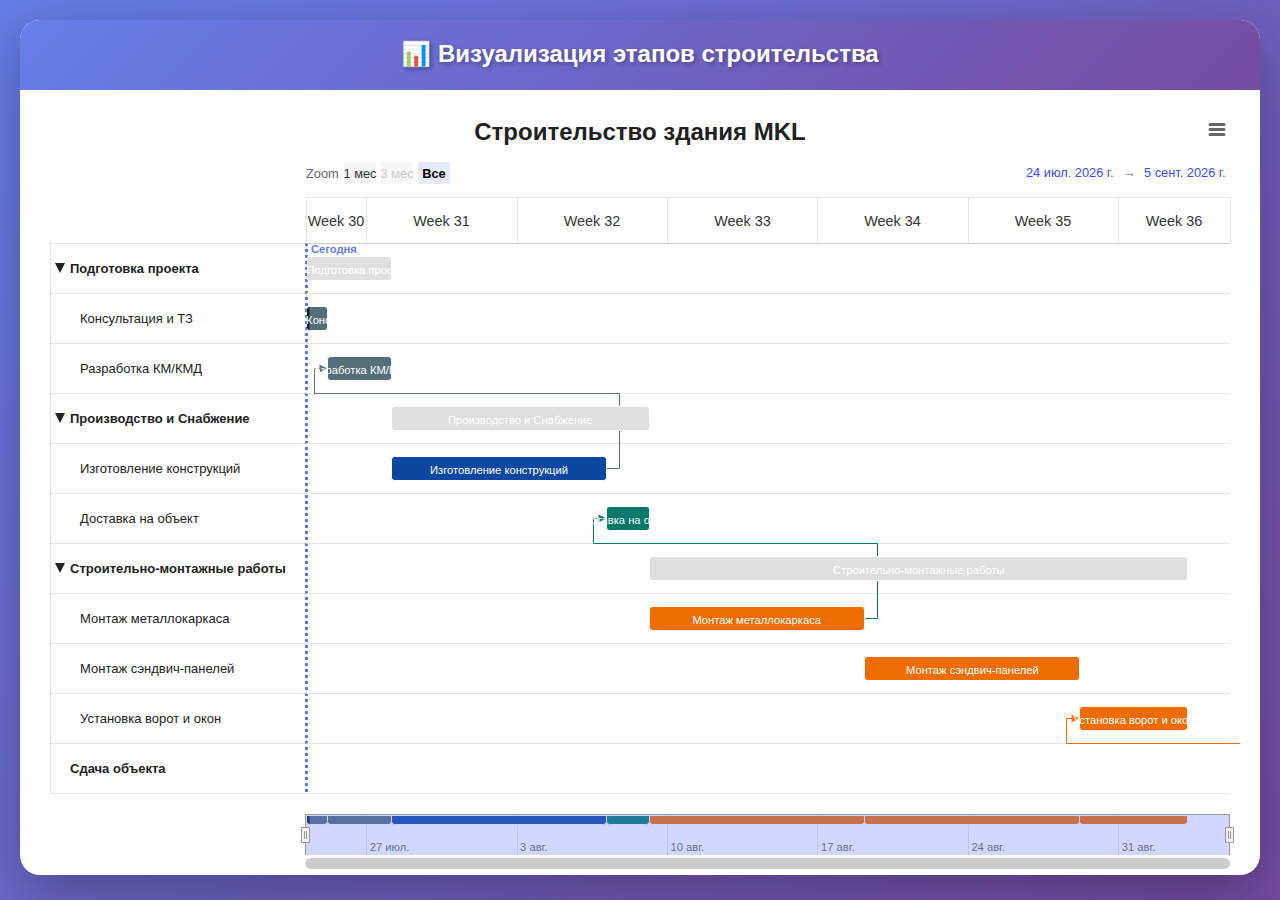
<file: gantt.html>
<!DOCTYPE html>
<html lang="ru">
<head>
    <meta charset="UTF-8">
    <meta name="viewport" content="width=device-width, initial-scale=1.0">
    <title>Диаграмма Ганта Pro - Просмотр</title>
    
    <!-- Highcharts -->
    <script src="js/highcharts.js"></script>
    <script src="js/gantt.js"></script>
    <script src="js/exporting.js"></script>
    <script src="js/modules/export-data.js"></script>
    
    <style>
        * {
            margin: 0;
            padding: 0;
            box-sizing: border-box;
        }

        body {
            font-family: 'Segoe UI', Tahoma, Geneva, Verdana, sans-serif;
            background: linear-gradient(135deg, #667eea 0%, #764ba2 100%);
            min-height: 100vh;
            padding: 20px;
        }

        .container {
            max-width: 1600px;
            margin: 0 auto;
            background: white;
            border-radius: 20px;
            box-shadow: 0 20px 60px rgba(0,0,0,0.3);
            overflow: hidden;
            display: flex;
            flex-direction: column;
            height: 95vh; /* Чтобы занимало почти весь экран */
        }

        .header {
            background: linear-gradient(135deg, #667eea 0%, #764ba2 100%);
            color: white;
            padding: 20px;
            text-align: center;
            flex-shrink: 0;
        }

        .header h1 {
            font-size: 24px;
            margin-bottom: 2px;
            text-shadow: 2px 2px 4px rgba(0,0,0,0.3);
        }

        .header p {
            opacity: 0.9;
            font-size: 1em;
        }

        #ganttChart {
            padding: 20px;
            flex-grow: 1; /* Занимает все доступное пространство */
            width: 100%;
        }

        /* Лоадер */
        #loader {
            position: absolute;
            top: 50%; left: 50%;
            transform: translate(-50%, -50%);
            font-size: 14px;
            color: #666;
            display: flex;
            flex-direction: column;
            align-items: center;
            gap: 10px;
        }

        .spinner {
            width: 30px; height: 30px;
            border: 3px solid #f3f3f3;
            border-top: 3px solid #0D47A1;
            border-radius: 50%;
            animation: spin 1s linear infinite;
        }

        @keyframes spin { 0% { transform: rotate(0deg); } 100% { transform: rotate(360deg); } }

        /* Адаптив CSS */
        @media (max-width: 600px) {
            .header h1 { font-size: 14px; }
            .legend { display: none; } /* Экономим место в шапке */
        }
    </style>
</head>
<body>
    <div class="container">
        <div class="header">
            <h1>📊 Визуализация этапов строительства</h1>           
        </div>

        <!-- Диаграмма Ганта -->
        <div id="ganttChart"></div>
    </div>

    <script>
        let chartInstance = null;
        
        // Настройки по умолчанию (так как инпуты удалены)
        const config = {
            chartHeight: null, // null = авто-высота
            projectName: "Строительство здания MKL",
            startDate: new Date(), // Сегодня
            theme: 'light',
            primaryColor: '#667eea'
        };

        // Данные проекта
        let projectData = [
            {
                name: 'Подготовка проекта',
                id: 'phase_design',
                color: '#e0e0e0'
            },
            {
                name: 'Консультация и ТЗ',
                parent: 'phase_design',
                start: 0,
                end: 1,
                color: '#546E7A',
                completed: 0.15
            },
            {
                name: 'Разработка КМ/КМД',
                parent: 'phase_design',
                start: 1,
                end: 4,
                color: '#546E7A',
                dependency: 'task_prod'
            },
            {
                name: 'Производство и Снабжение',
                id: 'phase_supply',
                color: '#e0e0e0'
            },
            {
                id: 'task_prod',
                name: 'Изготовление конструкций',
                parent: 'phase_supply',
                start: 4,
                end: 14,
                color: '#0D47A1'
            },
            {
                name: 'Доставка на объект',
                parent: 'phase_supply',
                start: 14,
                end: 16,
                color: '#00796B',
                dependency: 'task_frame'
            },
            {
                name: 'Строительно-монтажные работы',
                id: 'phase_build',
                color: '#e0e0e0'
            },
            {
                id: 'task_frame',
                name: 'Монтаж металлокаркаса',
                parent: 'phase_build',
                start: 16,
                end: 26,
                color: '#EF6C00'
            },
            {
                name: 'Монтаж сэндвич-панелей',
                parent: 'phase_build',
                start: 26,
                end: 36,
                color: '#EF6C00'
            },
            {
                name: 'Установка ворот и окон',
                parent: 'phase_build',
                start: 36,
                end: 41,
                color: '#EF6C00',
                dependency: 'task_handover'
            },
            {
                id: 'task_handover',
                name: 'Сдача объекта',
                start: 43,
                end: 43,
                milestone: true,
                color: '#00796B'
            }
        ];

        function convertToGanttData() {
            const day = 1000 * 60 * 60 * 24;
            const startTimestamp = config.startDate.getTime();
            
            return projectData.map(task => {
                // Если есть start/end в днях, конвертируем в timestamp
                if (task.start !== undefined && task.end !== undefined) {
                    return {
                        ...task,
                        start: startTimestamp + (task.start * day),
                        end: startTimestamp + (task.end * day)
                    };
                }
                return task;
            });
        }

        function updateChart() {
            const ganttData = convertToGanttData();
            
            // Настройки стилей
            const backgroundColor = 'transparent';
            const textColor = '#212121';
            const gridColor = 'rgba(0,0,0,0.1)';

            chartInstance = Highcharts.ganttChart('ganttChart', {
                chart: {
                    // height: config.chartHeight, // Автоматическая высота
                    backgroundColor: backgroundColor,
                    style: { fontFamily: "'Segoe UI', sans-serif" }
                },
                title: {
                    text: config.projectName,
                    style: { 
                        fontSize: '24px', 
                        fontWeight: 'bold', 
                        color: textColor 
                    }
                },
                xAxis: [{
                    currentDateIndicator: {
                        color: config.primaryColor,
                        dashStyle: 'ShortDot',
                        width: 3,
                        label: {
                            format: 'Сегодня',
                            style: { color: config.primaryColor, fontWeight: 'bold' }
                        }
                    },
                    grid: { 
                        borderWidth: 1, 
                        borderColor: gridColor 
                    }
                }],
                yAxis: {
                    uniqueNames: true,
                    grid: {
                        enabled: true,
                        borderColor: gridColor,
                        borderWidth: 1
                    },
                    labels: {
                        style: { color: textColor, fontSize: '13px', fontWeight: '500' }
                    }
                },
                tooltip: {
                    pointFormat: '<span>{point.name}</span><br/>' +
                        'Начало: <b>{point.start:%e %b}</b><br/>' +
                        'Конец: <b>{point.end:%e %b}</b>',
                    style: { fontSize: '12px' }
                },
                plotOptions: {
                    series: {
                        animation: { duration: 800 },
                        dataLabels: {
                            enabled: true,
                            format: '{point.name}',
                            style: {
                                color: 'white',
                                textOutline: 'none',
                                fontWeight: 'normal'
                            }
                        }
                    }
                },
                series: [{
                    name: config.projectName,
                    data: ganttData
                }],
                navigator: { enabled: true },
                scrollbar: { enabled: true },
                rangeSelector: {
                    enabled: true,
                    buttons: [
                        { type: 'month', count: 1, text: '1 мес' },
                        { type: 'month', count: 3, text: '3 мес' },
                        { type: 'all', text: 'Все' }
                    ],
                    selected: 2
                },
                credits: { enabled: false }
            });
        }

        // Инициализация при загрузке
        document.addEventListener('DOMContentLoaded', () => {
            updateChart();
        });
        
        // Автоматический ресайз при изменении размера окна
        window.addEventListener('resize', () => {
            if(chartInstance) chartInstance.reflow();
        });

        // Слушатель для получения данных (если будет использоваться как модалка)
        window.addEventListener('message', function(event) {
             if (event.data.type === 'UPDATE_DATA') {
                 // Если родительское окно передаст новые данные
                 if(event.data.projectData) {
                     projectData = event.data.projectData;
                 }
                 if(event.data.projectName) {
                     config.projectName = event.data.projectName;
                 }
                 updateChart();
             }
        });
    </script>
</body>

</html>
</file>
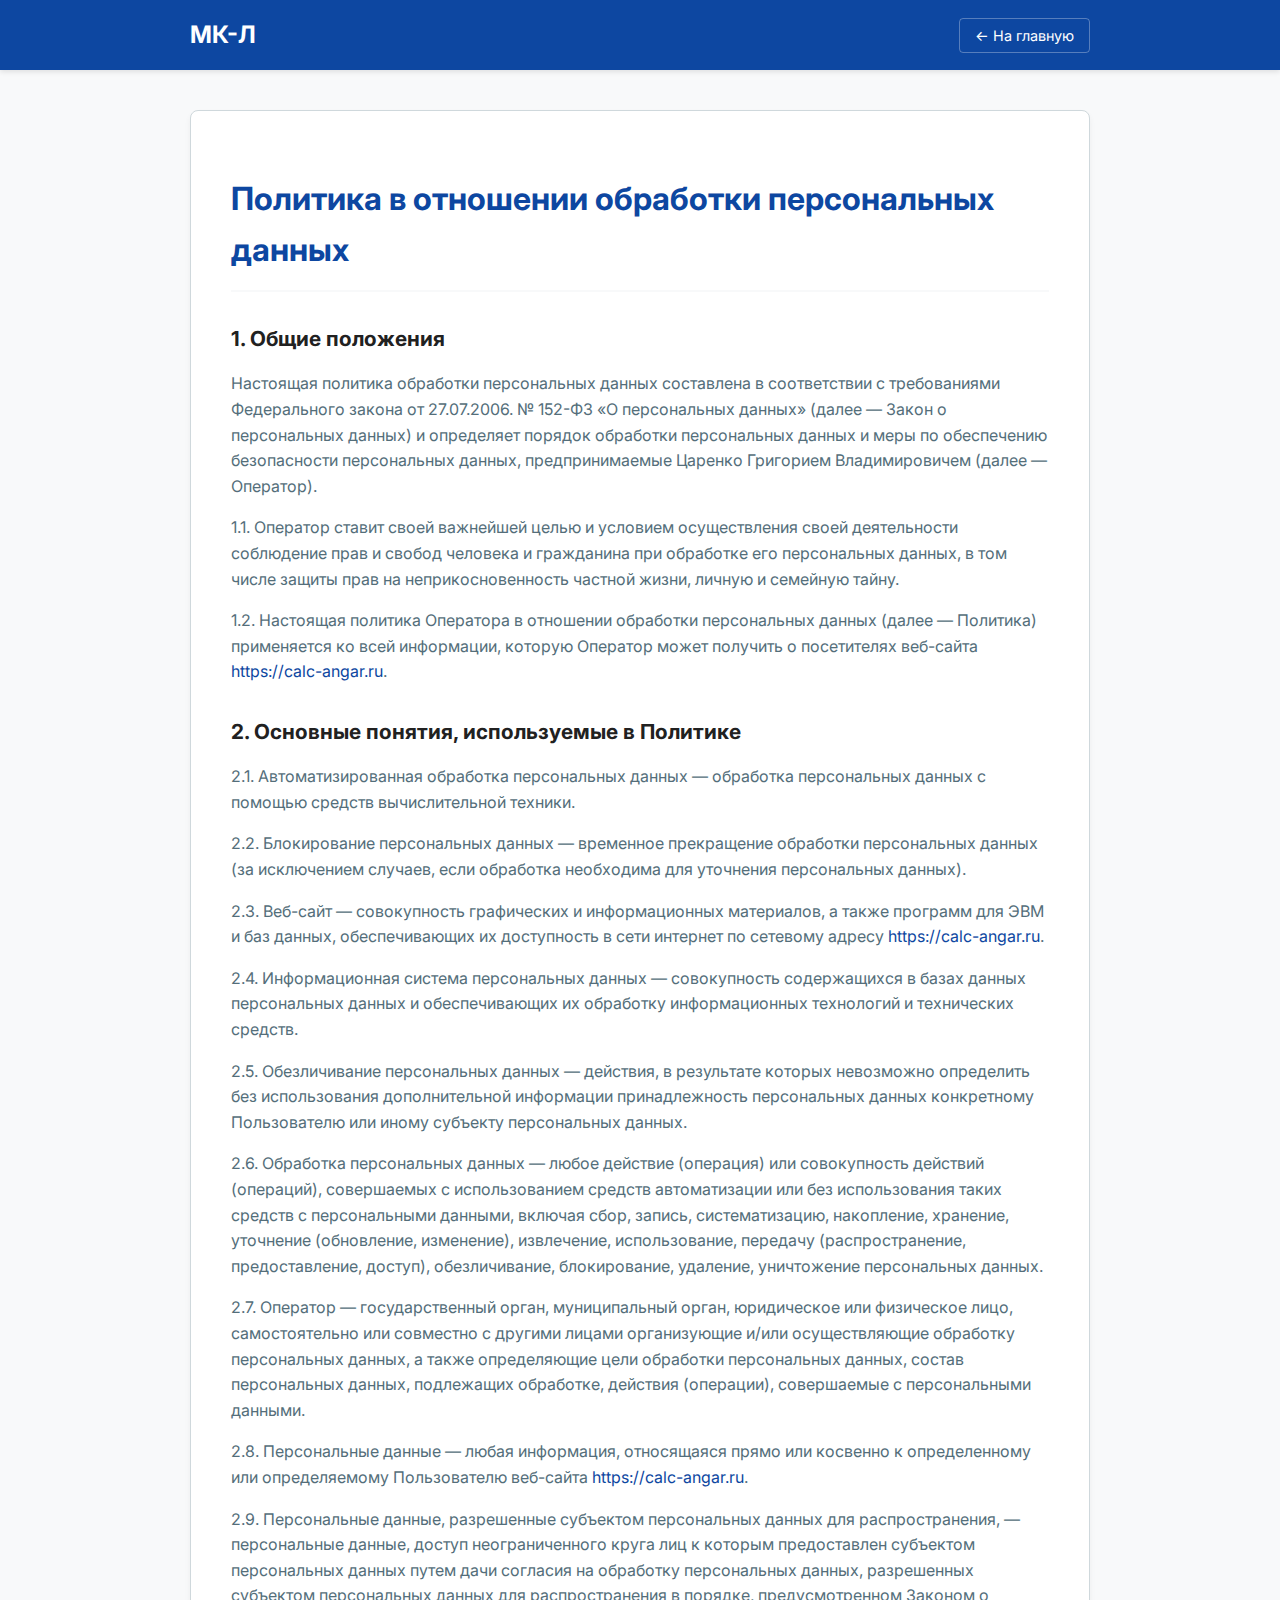
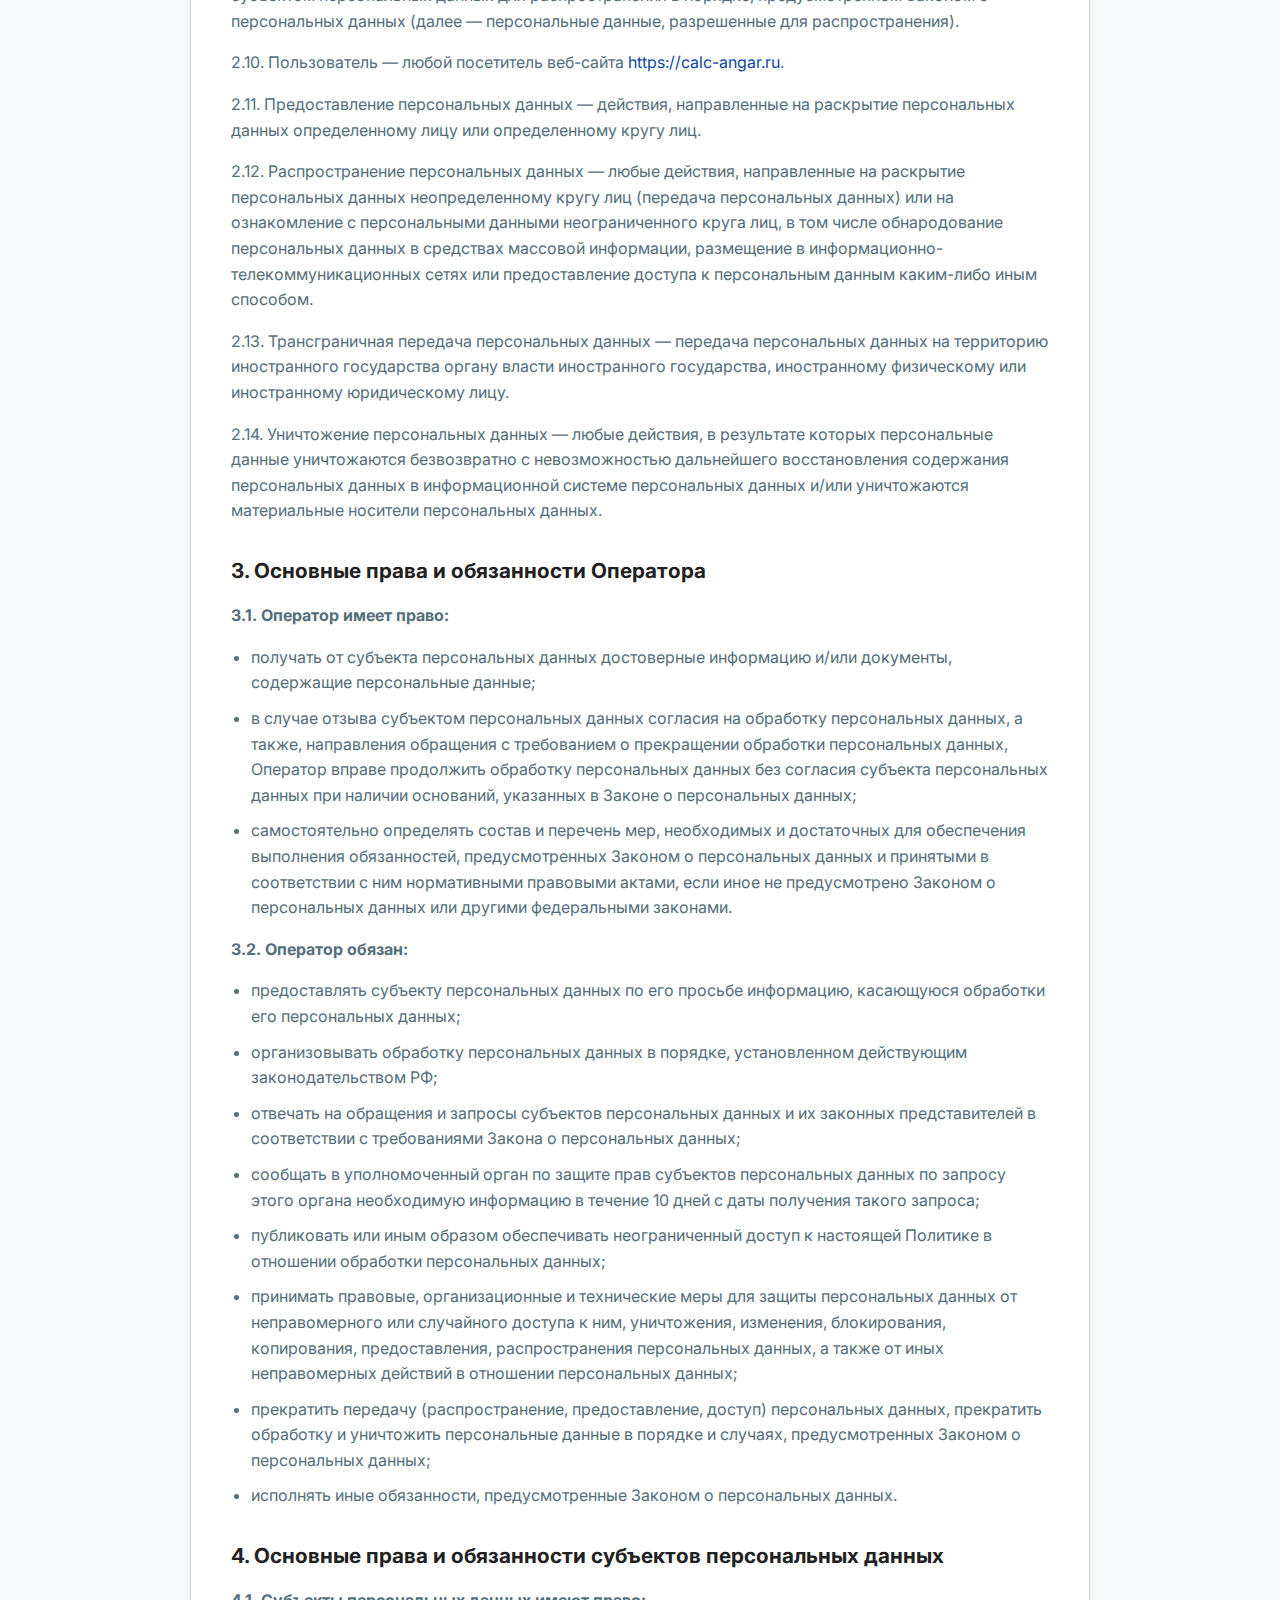
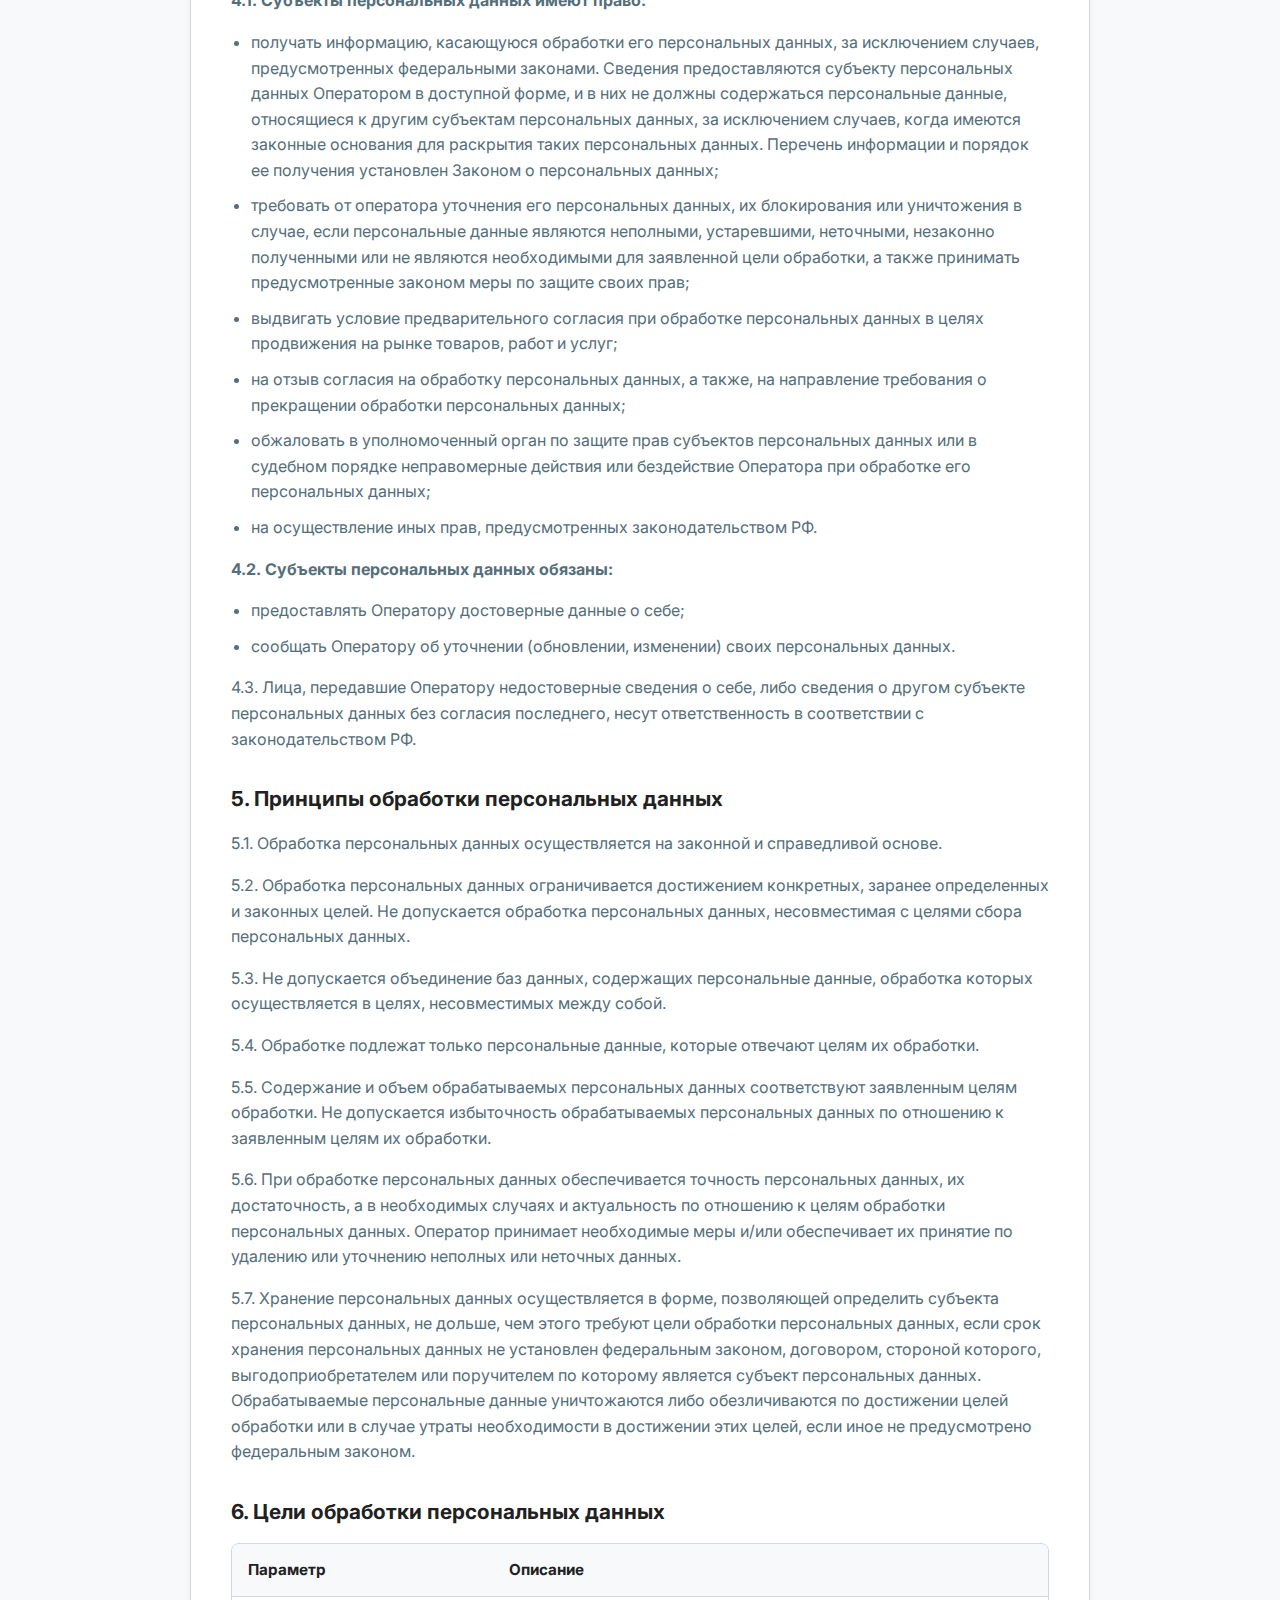
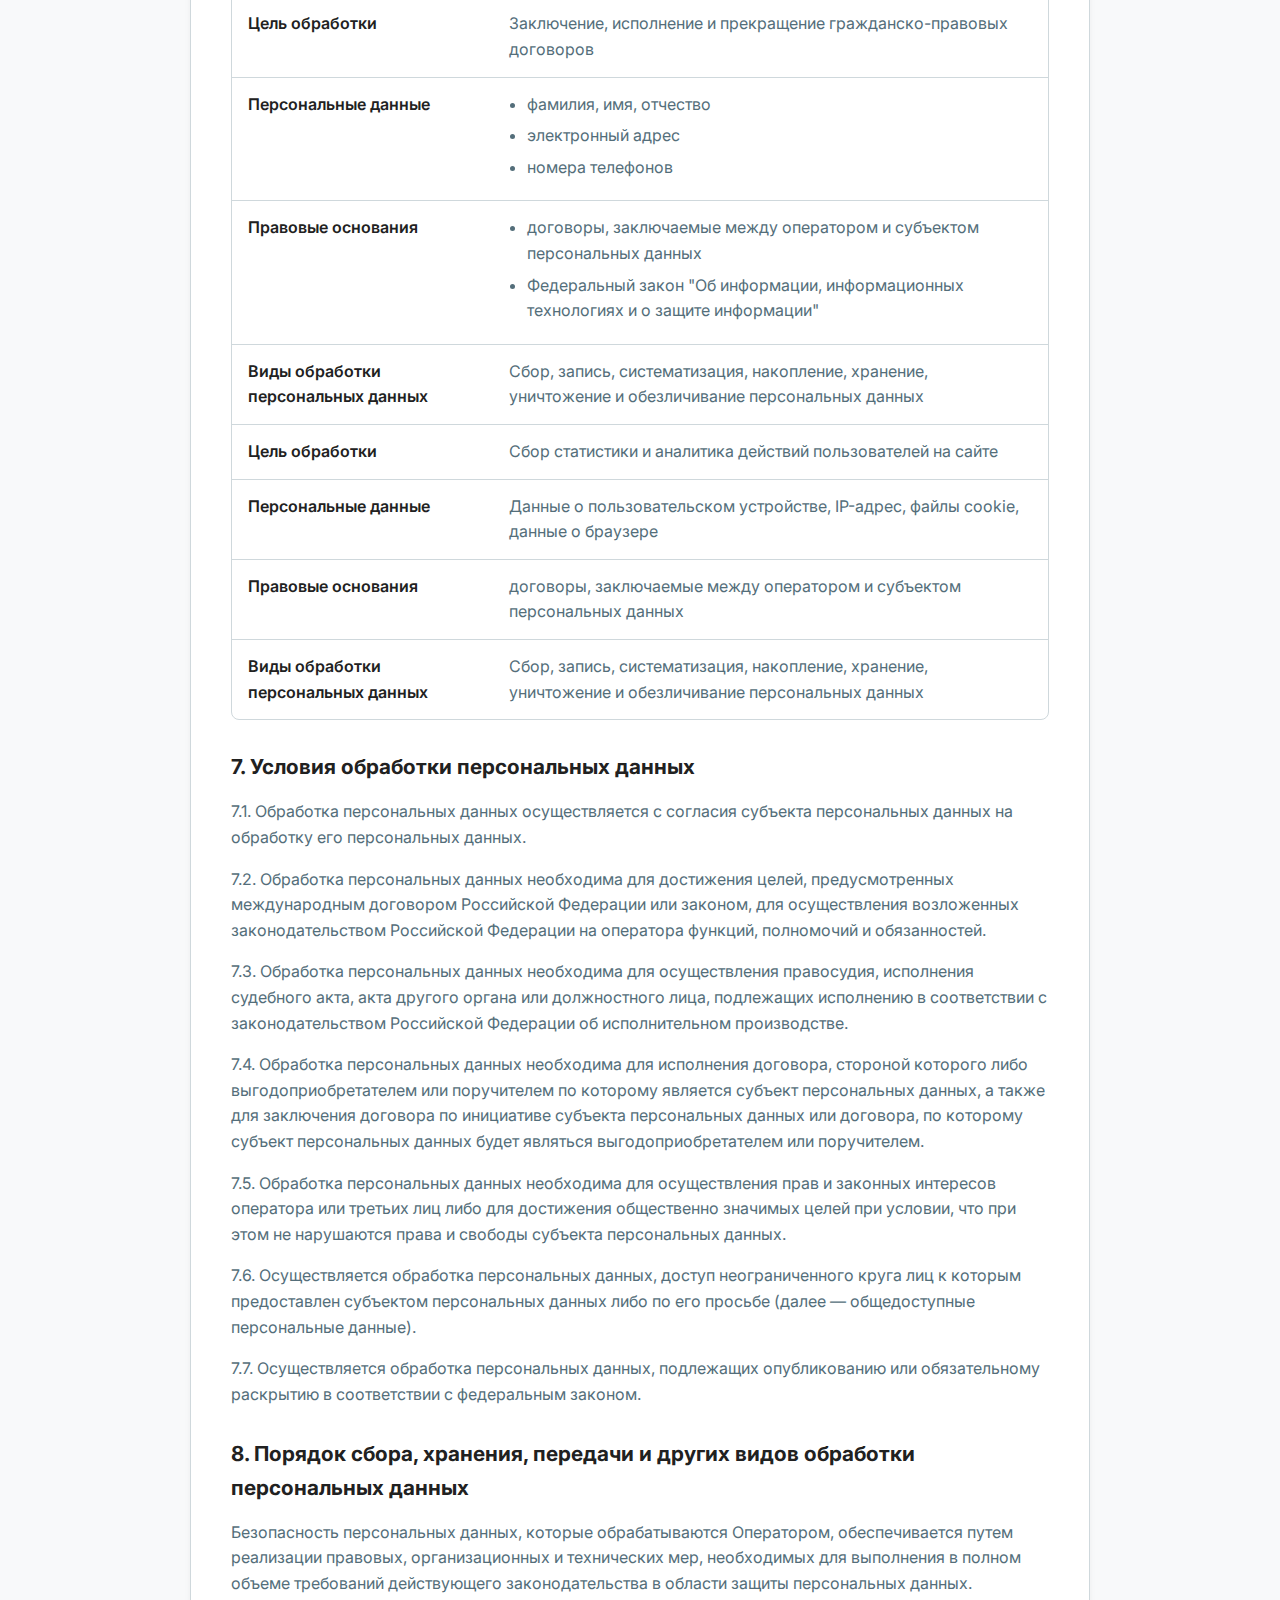
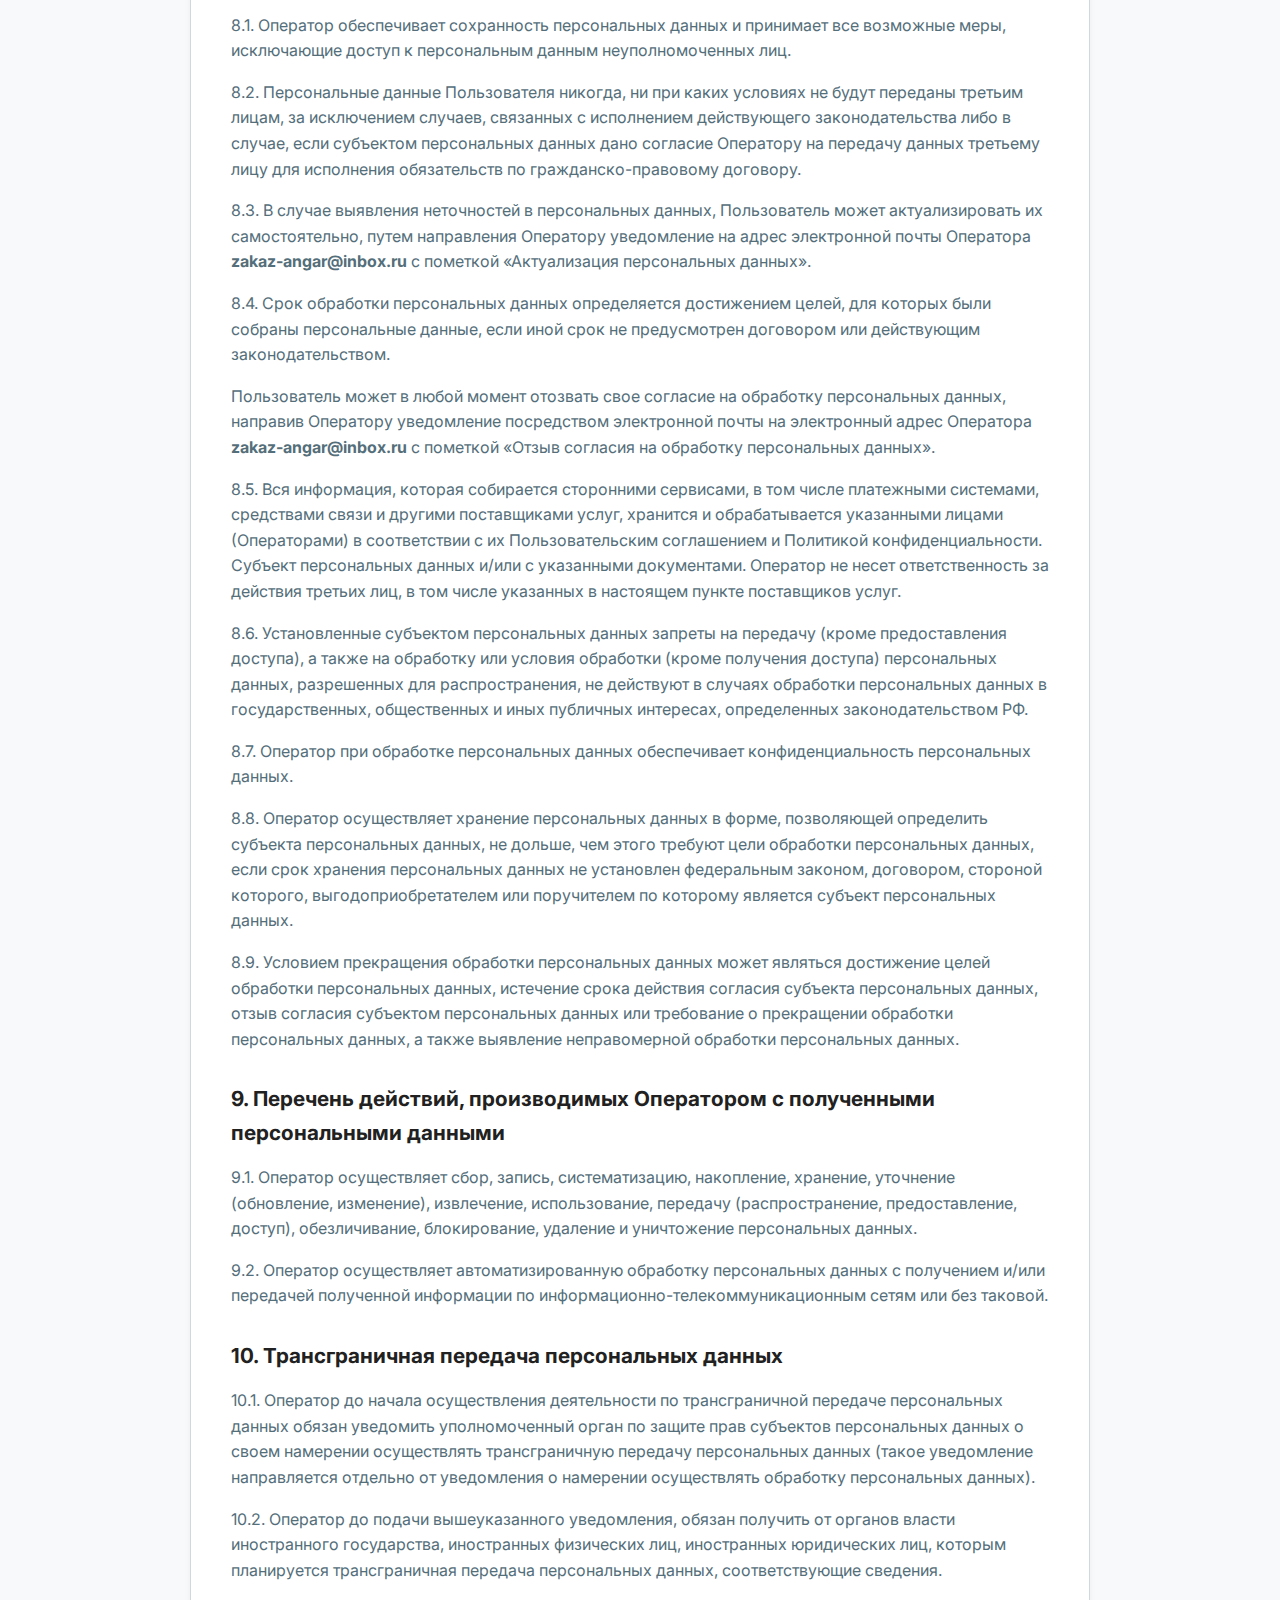
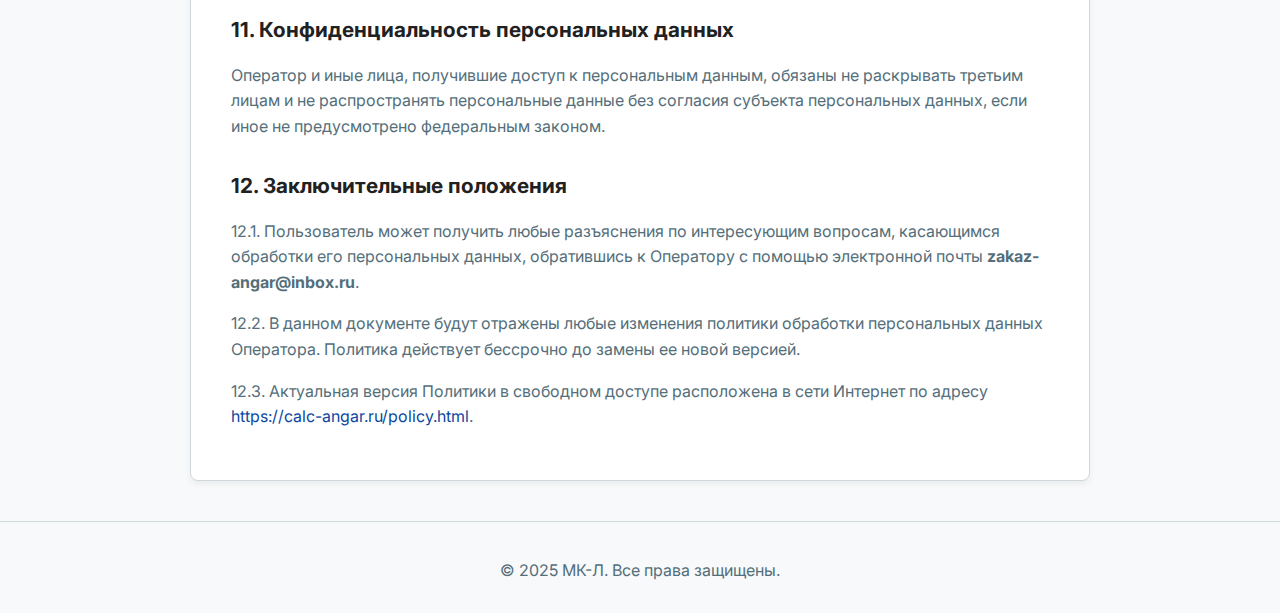
<file: policy.html>
<!DOCTYPE html>
<html lang="ru">
<head>
    <meta charset="UTF-8">
    <meta name="viewport" content="width=device-width, initial-scale=1.0">
    <meta name="robots" content="noindex, nofollow">
    <title>Политика конфиденциальности | МК-Л</title>
    <meta name="description" content="Политика обработки персональных данных ООО «МК-Л». Узнайте, как мы собираем, храним и используем ваши данные на сайте calc-angar.ru в соответствии с ФЗ-152.">
    <link href="https://fonts.googleapis.com/css2?family=Inter:wght@300;400;600;700&display=swap" rel="stylesheet">
    <style>
        :root {
            --primary-blue: #0D47A1;
            --accent-teal: #00796B;
            --accent-orange: #EF6C00;
            --background-white: #FFFFFF;
            --background-light: #F8F9FA;
            --text-primary: #212121;
            --text-secondary: #546E7A;
            --border-color: #CFD8DC;
        }

        body {
            font-family: 'Inter', sans-serif;
            margin: 0;
            padding: 0;
            background-color: var(--background-light);
            color: var(--text-primary);
            line-height: 1.6;
        }

        /* Шапка */
        header {
            background-color: var(--primary-blue);
            color: white;
            padding: 1rem 0;
            box-shadow: 0 2px 5px rgba(0,0,0,0.1);
        }

        .container {
            max-width: 900px;
            margin: 0 auto;
            padding: 0 20px;
        }

        .header-content {
            display: flex;
            justify-content: space-between;
            align-items: center;
        }

        .logo {
            font-size: 1.5rem;
            font-weight: 700;
            text-decoration: none;
            color: white;
        }

        .back-link {
            color: white;
            text-decoration: none;
            font-size: 0.9rem;
            border: 1px solid rgba(255,255,255,0.3);
            padding: 5px 15px;
            border-radius: 4px;
            transition: background 0.3s;
        }

        .back-link:hover {
            background-color: rgba(255,255,255,0.1);
        }

        /* Основной контент */
        .policy-section {
            background-color: var(--background-white);
            margin: 40px auto;
            padding: 40px;
            border-radius: 8px;
            box-shadow: 0 4px 6px rgba(0,0,0,0.05);
            border: 1px solid var(--border-color);
        }

        h1 {
            color: var(--primary-blue);
            font-size: 2rem;
            margin-bottom: 30px;
            border-bottom: 2px solid var(--background-light);
            padding-bottom: 15px;
        }

        h2 {
            color: var(--text-primary);
            font-size: 1.3rem;
            margin-top: 30px;
            margin-bottom: 15px;
        }

        p, li {
            color: var(--text-secondary);
            font-size: 1rem;
            margin-bottom: 10px;
        }

        ul {
            padding-left: 20px;
        }

        a {
            color: var(--primary-blue);
            text-decoration: none;
        }

        a:hover {
            text-decoration: underline;
        }

        /* Таблица (для раздела 6) — в стиле страницы */
        .table-wrap {
            margin-top: 10px;
            border: 1px solid var(--border-color);
            border-radius: 8px;
            overflow: hidden; /* чтобы скругления работали с фоном */
            background: var(--background-white);
        }

        table.policy-table {
            width: 100%;
            border-collapse: collapse;
        }

        table.policy-table thead th {
            background: var(--background-light);
            color: var(--text-primary);
            text-align: left;
            font-weight: 700;
            padding: 14px 16px;
            border-bottom: 1px solid var(--border-color);
            font-size: 0.95rem;
        }

        table.policy-table tbody td {
            padding: 14px 16px;
            vertical-align: top;
            border-bottom: 1px solid var(--border-color);
            color: var(--text-secondary);
            font-size: 1rem;
        }

        table.policy-table tbody tr:last-child td {
            border-bottom: none;
        }

        table.policy-table td.label {
            width: 32%;
            color: var(--text-primary);
            font-weight: 600;
        }

        .cell-list {
            margin: 0;
            padding-left: 18px;
        }

        .cell-list li {
            margin-bottom: 6px;
        }

        /* Адаптив для таблицы */
        @media (max-width: 700px) {
            table.policy-table thead {
                display: none;
            }
            table.policy-table,
            table.policy-table tbody,
            table.policy-table tr,
            table.policy-table td {
                display: block;
                width: 100%;
            }
            table.policy-table tr {
                border-bottom: 1px solid var(--border-color);
            }
            table.policy-table tr:last-child {
                border-bottom: none;
            }
            table.policy-table td {
                border-bottom: none;
                padding: 12px 14px;
            }
            table.policy-table td.label {
                width: 100%;
                padding-bottom: 4px;
            }
        }

        /* Футер */
        footer {
            text-align: center;
            padding: 20px;
            color: var(--text-secondary);
            font-size: 0.9rem;
            border-top: 1px solid var(--border-color);
            margin-top: 40px;
        }

        /* Адаптив */
        @media (max-width: 600px) {
            .policy-section {
                padding: 20px;
                margin: 20px auto;
            }
            h1 {
                font-size: 1.5rem;
            }
        }
    </style>
</head>
<body>

    <header>
        <div class="container header-content">
            <a href="/" class="logo">МК-Л</a>
            <a href="/" class="back-link">← На главную</a>
        </div>
    </header>

    <main class="container">
        <section class="policy-section">
            <h1>Политика в отношении обработки персональных данных</h1>

            <h2>1. Общие положения</h2>
            <p>Настоящая политика обработки персональных данных составлена в соответствии с требованиями Федерального закона от 27.07.2006. № 152-ФЗ «О персональных данных» (далее — Закон о персональных данных) и определяет порядок обработки персональных данных и меры по обеспечению безопасности персональных данных, предпринимаемые Царенко Григорием Владимировичем (далее — Оператор).</p>
            <p>1.1. Оператор ставит своей важнейшей целью и условием осуществления своей деятельности соблюдение прав и свобод человека и гражданина при обработке его персональных данных, в том числе защиты прав на неприкосновенность частной жизни, личную и семейную тайну.</p>
            <p>1.2. Настоящая политика Оператора в отношении обработки персональных данных (далее — Политика) применяется ко всей информации, которую Оператор может получить о посетителях веб-сайта <a href="https://calc-angar.ru">https://calc-angar.ru</a>.</p>

            <h2>2. Основные понятия, используемые в Политике</h2>
            <p>2.1. Автоматизированная обработка персональных данных — обработка персональных данных с помощью средств вычислительной техники.</p>
            <p>2.2. Блокирование персональных данных — временное прекращение обработки персональных данных (за исключением случаев, если обработка необходима для уточнения персональных данных).</p>
            <p>2.3. Веб-сайт — совокупность графических и информационных материалов, а также программ для ЭВМ и баз данных, обеспечивающих их доступность в сети интернет по сетевому адресу <a href="https://calc-angar.ru">https://calc-angar.ru</a>.</p>
            <p>2.4. Информационная система персональных данных — совокупность содержащихся в базах данных персональных данных и обеспечивающих их обработку информационных технологий и технических средств.</p>
            <p>2.5. Обезличивание персональных данных — действия, в результате которых невозможно определить без использования дополнительной информации принадлежность персональных данных конкретному Пользователю или иному субъекту персональных данных.</p>
            <p>2.6. Обработка персональных данных — любое действие (операция) или совокупность действий (операций), совершаемых с использованием средств автоматизации или без использования таких средств с персональными данными, включая сбор, запись, систематизацию, накопление, хранение, уточнение (обновление, изменение), извлечение, использование, передачу (распространение, предоставление, доступ), обезличивание, блокирование, удаление, уничтожение персональных данных.</p>
            <p>2.7. Оператор — государственный орган, муниципальный орган, юридическое или физическое лицо, самостоятельно или совместно с другими лицами организующие и/или осуществляющие обработку персональных данных, а также определяющие цели обработки персональных данных, состав персональных данных, подлежащих обработке, действия (операции), совершаемые с персональными данными.</p>
            <p>2.8. Персональные данные — любая информация, относящаяся прямо или косвенно к определенному или определяемому Пользователю веб-сайта <a href="https://calc-angar.ru">https://calc-angar.ru</a>.</p>
            <p>2.9. Персональные данные, разрешенные субъектом персональных данных для распространения, — персональные данные, доступ неограниченного круга лиц к которым предоставлен субъектом персональных данных путем дачи согласия на обработку персональных данных, разрешенных субъектом персональных данных для распространения в порядке, предусмотренном Законом о персональных данных (далее — персональные данные, разрешенные для распространения).</p>
            <p>2.10. Пользователь — любой посетитель веб-сайта <a href="https://calc-angar.ru">https://calc-angar.ru</a>.</p>
            <p>2.11. Предоставление персональных данных — действия, направленные на раскрытие персональных данных определенному лицу или определенному кругу лиц.</p>
            <p>2.12. Распространение персональных данных — любые действия, направленные на раскрытие персональных данных неопределенному кругу лиц (передача персональных данных) или на ознакомление с персональными данными неограниченного круга лиц, в том числе обнародование персональных данных в средствах массовой информации, размещение в информационно-телекоммуникационных сетях или предоставление доступа к персональным данным каким-либо иным способом.</p>
            <p>2.13. Трансграничная передача персональных данных — передача персональных данных на территорию иностранного государства органу власти иностранного государства, иностранному физическому или иностранному юридическому лицу.</p>
            <p>2.14. Уничтожение персональных данных — любые действия, в результате которых персональные данные уничтожаются безвозвратно с невозможностью дальнейшего восстановления содержания персональных данных в информационной системе персональных данных и/или уничтожаются материальные носители персональных данных.</p>

            <h2>3. Основные права и обязанности Оператора</h2>
            <p><strong>3.1. Оператор имеет право:</strong></p>
            <ul>
                <li>получать от субъекта персональных данных достоверные информацию и/или документы, содержащие персональные данные;</li>
                <li>в случае отзыва субъектом персональных данных согласия на обработку персональных данных, а также, направления обращения с требованием о прекращении обработки персональных данных, Оператор вправе продолжить обработку персональных данных без согласия субъекта персональных данных при наличии оснований, указанных в Законе о персональных данных;</li>
                <li>самостоятельно определять состав и перечень мер, необходимых и достаточных для обеспечения выполнения обязанностей, предусмотренных Законом о персональных данных и принятыми в соответствии с ним нормативными правовыми актами, если иное не предусмотрено Законом о персональных данных или другими федеральными законами.</li>
            </ul>
            <p><strong>3.2. Оператор обязан:</strong></p>
            <ul>
                <li>предоставлять субъекту персональных данных по его просьбе информацию, касающуюся обработки его персональных данных;</li>
                <li>организовывать обработку персональных данных в порядке, установленном действующим законодательством РФ;</li>
                <li>отвечать на обращения и запросы субъектов персональных данных и их законных представителей в соответствии с требованиями Закона о персональных данных;</li>
                <li>сообщать в уполномоченный орган по защите прав субъектов персональных данных по запросу этого органа необходимую информацию в течение 10 дней с даты получения такого запроса;</li>
                <li>публиковать или иным образом обеспечивать неограниченный доступ к настоящей Политике в отношении обработки персональных данных;</li>
                <li>принимать правовые, организационные и технические меры для защиты персональных данных от неправомерного или случайного доступа к ним, уничтожения, изменения, блокирования, копирования, предоставления, распространения персональных данных, а также от иных неправомерных действий в отношении персональных данных;</li>
                <li>прекратить передачу (распространение, предоставление, доступ) персональных данных, прекратить обработку и уничтожить персональные данные в порядке и случаях, предусмотренных Законом о персональных данных;</li>
                <li>исполнять иные обязанности, предусмотренные Законом о персональных данных.</li>
            </ul>

            <h2>4. Основные права и обязанности субъектов персональных данных</h2>
            <p><strong>4.1. Субъекты персональных данных имеют право:</strong></p>
            <ul>
                <li>получать информацию, касающуюся обработки его персональных данных, за исключением случаев, предусмотренных федеральными законами. Сведения предоставляются субъекту персональных данных Оператором в доступной форме, и в них не должны содержаться персональные данные, относящиеся к другим субъектам персональных данных, за исключением случаев, когда имеются законные основания для раскрытия таких персональных данных. Перечень информации и порядок ее получения установлен Законом о персональных данных;</li>
                <li>требовать от оператора уточнения его персональных данных, их блокирования или уничтожения в случае, если персональные данные являются неполными, устаревшими, неточными, незаконно полученными или не являются необходимыми для заявленной цели обработки, а также принимать предусмотренные законом меры по защите своих прав;</li>
                <li>выдвигать условие предварительного согласия при обработке персональных данных в целях продвижения на рынке товаров, работ и услуг;</li>
                <li>на отзыв согласия на обработку персональных данных, а также, на направление требования о прекращении обработки персональных данных;</li>
                <li>обжаловать в уполномоченный орган по защите прав субъектов персональных данных или в судебном порядке неправомерные действия или бездействие Оператора при обработке его персональных данных;</li>
                <li>на осуществление иных прав, предусмотренных законодательством РФ.</li>
            </ul>
            <p><strong>4.2. Субъекты персональных данных обязаны:</strong></p>
            <ul>
                <li>предоставлять Оператору достоверные данные о себе;</li>
                <li>сообщать Оператору об уточнении (обновлении, изменении) своих персональных данных.</li>
            </ul>
            <p>4.3. Лица, передавшие Оператору недостоверные сведения о себе, либо сведения о другом субъекте персональных данных без согласия последнего, несут ответственность в соответствии с законодательством РФ.</p>

            <h2>5. Принципы обработки персональных данных</h2>
            <p>5.1. Обработка персональных данных осуществляется на законной и справедливой основе.</p>
            <p>5.2. Обработка персональных данных ограничивается достижением конкретных, заранее определенных и законных целей. Не допускается обработка персональных данных, несовместимая с целями сбора персональных данных.</p>
            <p>5.3. Не допускается объединение баз данных, содержащих персональные данные, обработка которых осуществляется в целях, несовместимых между собой.</p>
            <p>5.4. Обработке подлежат только персональные данные, которые отвечают целям их обработки.</p>
            <p>5.5. Содержание и объем обрабатываемых персональных данных соответствуют заявленным целям обработки. Не допускается избыточность обрабатываемых персональных данных по отношению к заявленным целям их обработки.</p>
            <p>5.6. При обработке персональных данных обеспечивается точность персональных данных, их достаточность, а в необходимых случаях и актуальность по отношению к целям обработки персональных данных. Оператор принимает необходимые меры и/или обеспечивает их принятие по удалению или уточнению неполных или неточных данных.</p>
            <p>5.7. Хранение персональных данных осуществляется в форме, позволяющей определить субъекта персональных данных, не дольше, чем этого требуют цели обработки персональных данных, если срок хранения персональных данных не установлен федеральным законом, договором, стороной которого, выгодоприобретателем или поручителем по которому является субъект персональных данных. Обрабатываемые персональные данные уничтожаются либо обезличиваются по достижении целей обработки или в случае утраты необходимости в достижении этих целей, если иное не предусмотрено федеральным законом.</p>

            <h2>6. Цели обработки персональных данных</h2>
            <div class="table-wrap">
                <table class="policy-table" aria-label="Цели обработки персональных данных">
                    <thead>
                        <tr>
                            <th>Параметр</th>
                            <th>Описание</th>
                        </tr>
                    </thead>
                    <tbody>
                        <!-- Цель 1 -->
                        <tr>
                            <td class="label">Цель обработки</td>
                            <td>Заключение, исполнение и прекращение гражданско-правовых договоров</td>
                        </tr>
                        <tr>
                            <td class="label">Персональные данные</td>
                            <td>
                                <ul class="cell-list">
                                    <li>фамилия, имя, отчество</li>
                                    <li>электронный адрес</li>
                                    <li>номера телефонов</li>
                                </ul>
                            </td>
                        </tr>
                        <tr>
                            <td class="label">Правовые основания</td>
                            <td>
                                <ul class="cell-list">
                                    <li>договоры, заключаемые между оператором и субъектом персональных данных</li>
                                    <li>Федеральный закон "Об информации, информационных технологиях и о защите информации"</li>
                                </ul>
                            </td>
                        </tr>
                        <tr>
                            <td class="label">Виды обработки персональных данных</td>
                            <td>Сбор, запись, систематизация, накопление, хранение, уничтожение и обезличивание персональных данных</td>
                        </tr>

                        <!-- Цель 2 -->
                        <tr>
                            <td class="label">Цель обработки</td>
                            <td>Сбор статистики и аналитика действий пользователей на сайте</td>
                        </tr>
                        <tr>
                            <td class="label">Персональные данные</td>
                            <td>Данные о пользовательском устройстве, IP-адрес, файлы cookie, данные о браузере</td>
                        </tr>
                        <tr>
                            <td class="label">Правовые основания</td>
                            <td>договоры, заключаемые между оператором и субъектом персональных данных</td>
                        </tr>
                        <tr>
                            <td class="label">Виды обработки персональных данных</td>
                            <td>Сбор, запись, систематизация, накопление, хранение, уничтожение и обезличивание персональных данных</td>
                        </tr>
                    </tbody>
                </table>
            </div>

            <h2>7. Условия обработки персональных данных</h2>
            <p>7.1. Обработка персональных данных осуществляется с согласия субъекта персональных данных на обработку его персональных данных.</p>
            <p>7.2. Обработка персональных данных необходима для достижения целей, предусмотренных международным договором Российской Федерации или законом, для осуществления возложенных законодательством Российской Федерации на оператора функций, полномочий и обязанностей.</p>
            <p>7.3. Обработка персональных данных необходима для осуществления правосудия, исполнения судебного акта, акта другого органа или должностного лица, подлежащих исполнению в соответствии с законодательством Российской Федерации об исполнительном производстве.</p>
            <p>7.4. Обработка персональных данных необходима для исполнения договора, стороной которого либо выгодоприобретателем или поручителем по которому является субъект персональных данных, а также для заключения договора по инициативе субъекта персональных данных или договора, по которому субъект персональных данных будет являться выгодоприобретателем или поручителем.</p>
            <p>7.5. Обработка персональных данных необходима для осуществления прав и законных интересов оператора или третьих лиц либо для достижения общественно значимых целей при условии, что при этом не нарушаются права и свободы субъекта персональных данных.</p>
            <p>7.6. Осуществляется обработка персональных данных, доступ неограниченного круга лиц к которым предоставлен субъектом персональных данных либо по его просьбе (далее — общедоступные персональные данные).</p>
            <p>7.7. Осуществляется обработка персональных данных, подлежащих опубликованию или обязательному раскрытию в соответствии с федеральным законом.</p>

            <h2>8. Порядок сбора, хранения, передачи и других видов обработки персональных данных</h2>
            <p>Безопасность персональных данных, которые обрабатываются Оператором, обеспечивается путем реализации правовых, организационных и технических мер, необходимых для выполнения в полном объеме требований действующего законодательства в области защиты персональных данных.</p>
            <p>8.1. Оператор обеспечивает сохранность персональных данных и принимает все возможные меры, исключающие доступ к персональным данным неуполномоченных лиц.</p>
            <p>8.2. Персональные данные Пользователя никогда, ни при каких условиях не будут переданы третьим лицам, за исключением случаев, связанных с исполнением действующего законодательства либо в случае, если субъектом персональных данных дано согласие Оператору на передачу данных третьему лицу для исполнения обязательств по гражданско-правовому договору.</p>
            <p>8.3. В случае выявления неточностей в персональных данных, Пользователь может актуализировать их самостоятельно, путем направления Оператору уведомление на адрес электронной почты Оператора <strong>zakaz-angar@inbox.ru</strong> с пометкой «Актуализация персональных данных».</p>
            <p>8.4. Срок обработки персональных данных определяется достижением целей, для которых были собраны персональные данные, если иной срок не предусмотрен договором или действующим законодательством.</p>
            <p>Пользователь может в любой момент отозвать свое согласие на обработку персональных данных, направив Оператору уведомление посредством электронной почты на электронный адрес Оператора <strong>zakaz-angar@inbox.ru</strong> с пометкой «Отзыв согласия на обработку персональных данных».</p>
            <p>8.5. Вся информация, которая собирается сторонними сервисами, в том числе платежными системами, средствами связи и другими поставщиками услуг, хранится и обрабатывается указанными лицами (Операторами) в соответствии с их Пользовательским соглашением и Политикой конфиденциальности. Субъект персональных данных и/или с указанными документами. Оператор не несет ответственность за действия третьих лиц, в том числе указанных в настоящем пункте поставщиков услуг.</p>
            <p>8.6. Установленные субъектом персональных данных запреты на передачу (кроме предоставления доступа), а также на обработку или условия обработки (кроме получения доступа) персональных данных, разрешенных для распространения, не действуют в случаях обработки персональных данных в государственных, общественных и иных публичных интересах, определенных законодательством РФ.</p>
            <p>8.7. Оператор при обработке персональных данных обеспечивает конфиденциальность персональных данных.</p>
            <p>8.8. Оператор осуществляет хранение персональных данных в форме, позволяющей определить субъекта персональных данных, не дольше, чем этого требуют цели обработки персональных данных, если срок хранения персональных данных не установлен федеральным законом, договором, стороной которого, выгодоприобретателем или поручителем по которому является субъект персональных данных.</p>
            <p>8.9. Условием прекращения обработки персональных данных может являться достижение целей обработки персональных данных, истечение срока действия согласия субъекта персональных данных, отзыв согласия субъектом персональных данных или требование о прекращении обработки персональных данных, а также выявление неправомерной обработки персональных данных.</p>

            <h2>9. Перечень действий, производимых Оператором с полученными персональными данными</h2>
            <p>9.1. Оператор осуществляет сбор, запись, систематизацию, накопление, хранение, уточнение (обновление, изменение), извлечение, использование, передачу (распространение, предоставление, доступ), обезличивание, блокирование, удаление и уничтожение персональных данных.</p>
            <p>9.2. Оператор осуществляет автоматизированную обработку персональных данных с получением и/или передачей полученной информации по информационно-телекоммуникационным сетям или без таковой.</p>

            <h2>10. Трансграничная передача персональных данных</h2>
            <p>10.1. Оператор до начала осуществления деятельности по трансграничной передаче персональных данных обязан уведомить уполномоченный орган по защите прав субъектов персональных данных о своем намерении осуществлять трансграничную передачу персональных данных (такое уведомление направляется отдельно от уведомления о намерении осуществлять обработку персональных данных).</p>
            <p>10.2. Оператор до подачи вышеуказанного уведомления, обязан получить от органов власти иностранного государства, иностранных физических лиц, иностранных юридических лиц, которым планируется трансграничная передача персональных данных, соответствующие сведения.</p>

            <h2>11. Конфиденциальность персональных данных</h2>
            <p>Оператор и иные лица, получившие доступ к персональным данным, обязаны не раскрывать третьим лицам и не распространять персональные данные без согласия субъекта персональных данных, если иное не предусмотрено федеральным законом.</p>

            <h2>12. Заключительные положения</h2>
            <p>12.1. Пользователь может получить любые разъяснения по интересующим вопросам, касающимся обработки его персональных данных, обратившись к Оператору с помощью электронной почты <strong>zakaz-angar@inbox.ru</strong>.</p>
            <p>12.2. В данном документе будут отражены любые изменения политики обработки персональных данных Оператора. Политика действует бессрочно до замены ее новой версией.</p>
            <p>12.3. Актуальная версия Политики в свободном доступе расположена в сети Интернет по адресу <a href="https://calc-angar.ru/policy.html">https://calc-angar.ru/policy.html</a>.</p>
        </section>
    </main>

    <footer>
        <p>&copy; 2025 МК-Л. Все права защищены.</p>
    </footer>

</body>
</html>
</file>
